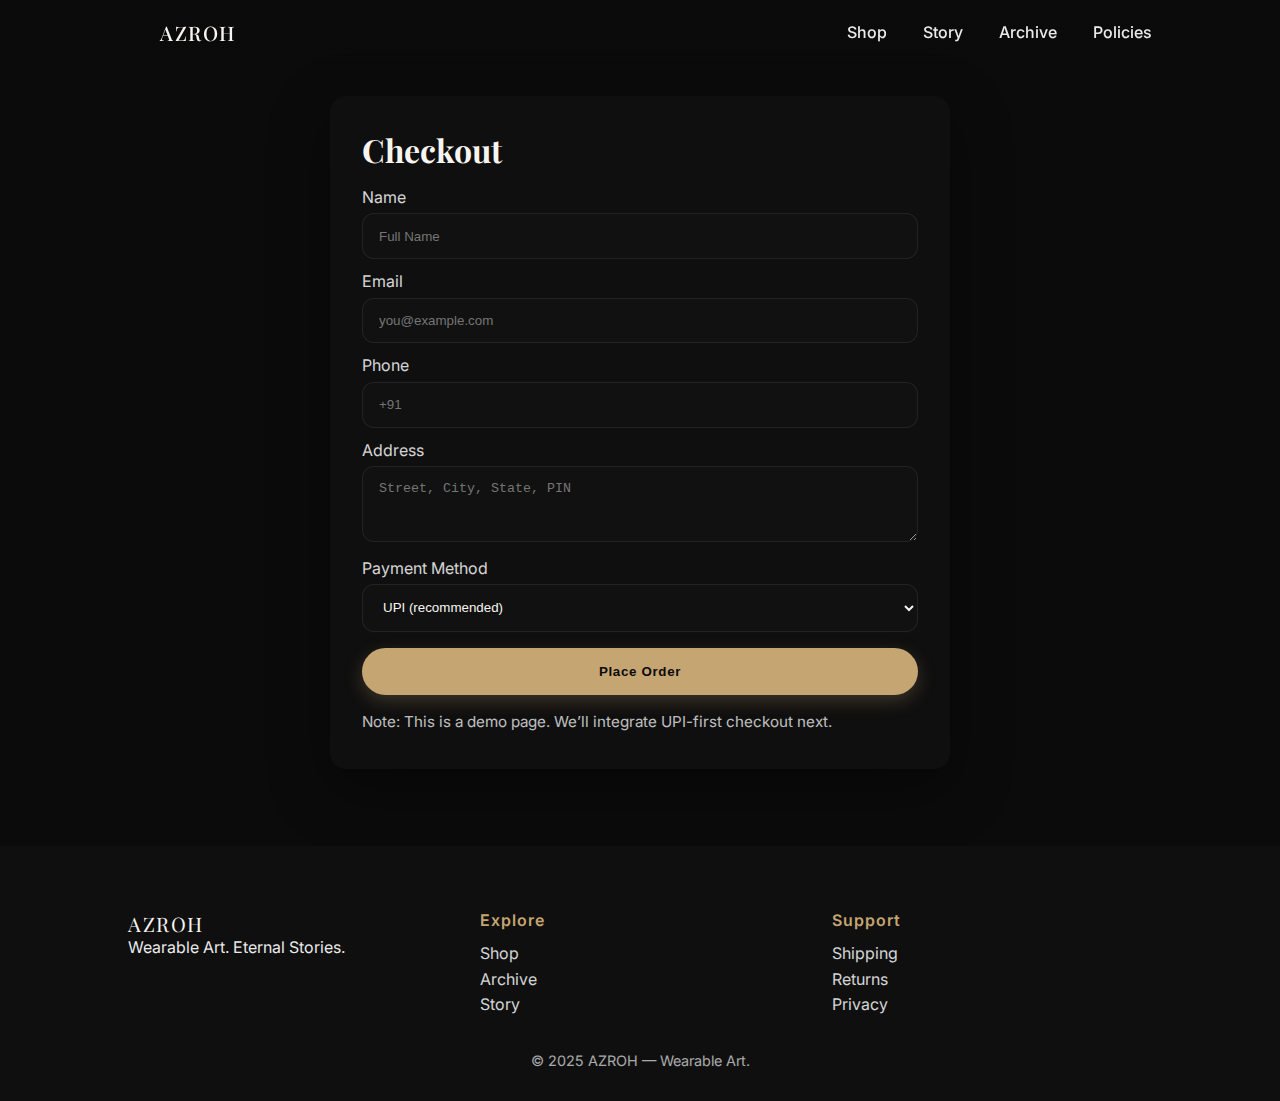
<file: checkout.html>
<!DOCTYPE html>
<html lang="en">
<head>
  <meta charset="UTF-8" />
  <meta name="viewport" content="width=device-width, initial-scale=1.0"/>
  <title>Checkout — AZROH</title>
  <meta name="description" content="Secure checkout for AZROH wearable art. UPI-first with simple returns." />
  <link rel="preconnect" href="https://fonts.googleapis.com">
  <link rel="preconnect" href="https://fonts.gstatic.com" crossorigin>
  <link href="https://fonts.googleapis.com/css2?family=Playfair+Display:wght@600&family=Inter:wght@300;500;700&display=swap" rel="stylesheet">
  <link rel="stylesheet" href="styles.css">
  <script defer src="script.js"></script>
</head>
<body>
  <header class="nav">
    <div class="nav-inner">
      <a class="brand" href="/">AZROH</a>
      <nav class="nav-links">
        <a href="index.html#collection">Shop</a>
        <a href="story.html">Story</a>
        <a href="archive.html">Archive</a>
        <a href="policies.html">Policies</a>
      </nav>
      <button class="nav-toggle" aria-label="Menu" aria-expanded="false">☰</button>
    </div>
  </header>

  <section class="checkout-page" style="padding-top:6rem;">
    <form class="checkout-form" onsubmit="event.preventDefault(); this.querySelector('button').textContent='Processing…'; setTimeout(()=>{ alert('Demo checkout — connect a payment gateway next.'); this.querySelector('button').textContent='Place Order'; }, 700);">
      <h1>Checkout</h1>
      <label for="name">Name</label>
      <input id="name" required placeholder="Full Name" autocomplete="name">
      <label for="email">Email</label>
      <input id="email" type="email" required placeholder="you@example.com" autocomplete="email">
      <label for="phone">Phone</label>
      <input id="phone" required placeholder="+91" autocomplete="tel">
      <label for="address">Address</label>
      <textarea id="address" rows="3" required placeholder="Street, City, State, PIN" autocomplete="street-address"></textarea>
      <label for="payment">Payment Method</label>
      <select id="payment" aria-label="Payment method">
        <option>UPI (recommended)</option>
        <option>Card</option>
        <!-- <option>COD (if enabled)</option> -->
      </select>
      <button type="submit">Place Order</button>
      <p style="margin-top:.85rem; opacity:.8; font-size:.95rem;">Note: This is a demo page. We’ll integrate UPI-first checkout next.</p>
    </form>
  </section>

  <footer class="footer" role="contentinfo">
    <div class="footer-grid">
      <div><div class="footer-brand">AZROH</div><p>Wearable Art. Eternal Stories.</p></div>
      <div><h4>Explore</h4><a href="index.html#collection">Shop</a><a href="archive.html">Archive</a><a href="story.html">Story</a></div>
      <div><h4>Support</h4><a href="policies.html#shipping">Shipping</a><a href="policies.html#returns">Returns</a><a href="policies.html#privacy">Privacy</a></div>
    </div>
    <div class="footer-note">© 2025 AZROH — Wearable Art.</div>
  </footer>
</body>
</html>
</file>
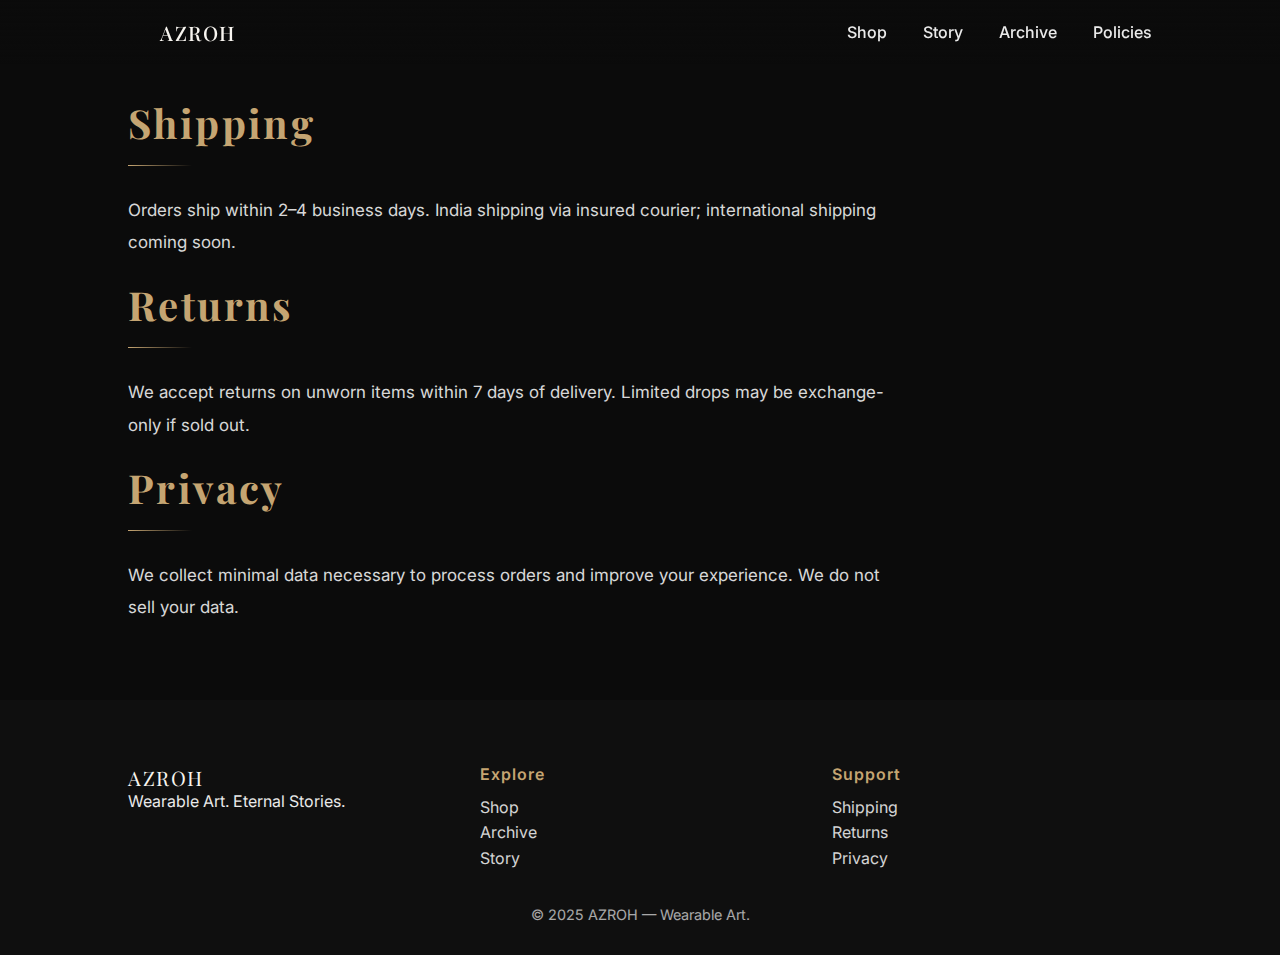
<file: policies.html>
<!DOCTYPE html>
<html lang="en">
<head>
  <meta charset="UTF-8" />
  <meta name="viewport" content="width=device-width, initial-scale=1.0"/>
  <title>Azroh — Policies</title>
  <meta name="description" content="Shipping, returns, and privacy policies for AZROH wearable art." />
  <link rel="preconnect" href="https://fonts.googleapis.com">
  <link rel="preconnect" href="https://fonts.gstatic.com" crossorigin>
  <link href="https://fonts.googleapis.com/css2?family=Playfair+Display:wght@600&family=Inter:wght@300;500;700&display=swap" rel="stylesheet">
  <link rel="stylesheet" href="styles.css">
  <script defer src="script.js"></script>
</head>
<body>
  <header class="nav">
    <div class="nav-inner">
      <a class="brand" href="/">AZROH</a>
      <nav class="nav-links">
        <a href="index.html#collection">Shop</a>
        <a href="story.html">Story</a>
        <a href="archive.html">Archive</a>
        <a href="policies.html" aria-current="page">Policies</a>
      </nav>
      <button class="nav-toggle" aria-label="Menu" aria-expanded="false">☰</button>
    </div>
  </header>

  <section class="product-page" style="padding-top:6rem;">
    <h2 id="shipping">Shipping</h2>
    <div class="section-subtle-rule"></div>
    <p>Orders ship within 2–4 business days. India shipping via insured courier; international shipping coming soon.</p>

    <br><h2 id="returns">Returns</h2>
    <div class="section-subtle-rule"></div>
    <p>We accept returns on unworn items within 7 days of delivery. Limited drops may be exchange-only if sold out.</p>

    <br><h2 id="privacy">Privacy</h2>
    <div class="section-subtle-rule"></div>
    <p>We collect minimal data necessary to process orders and improve your experience. We do not sell your data.</p>
  </section>

  <footer class="footer" role="contentinfo">
    <div class="footer-grid">
      <div><div class="footer-brand">AZROH</div><p>Wearable Art. Eternal Stories.</p></div>
      <div><h4>Explore</h4><a href="index.html#collection">Shop</a><a href="archive.html">Archive</a><a href="story.html">Story</a></div>
      <div><h4>Support</h4><a href="#shipping">Shipping</a><a href="#returns">Returns</a><a href="#privacy">Privacy</a></div>
    </div>
    <div class="footer-note">© 2025 AZROH — Wearable Art.</div>
  </footer>
</body>
</html>
</file>
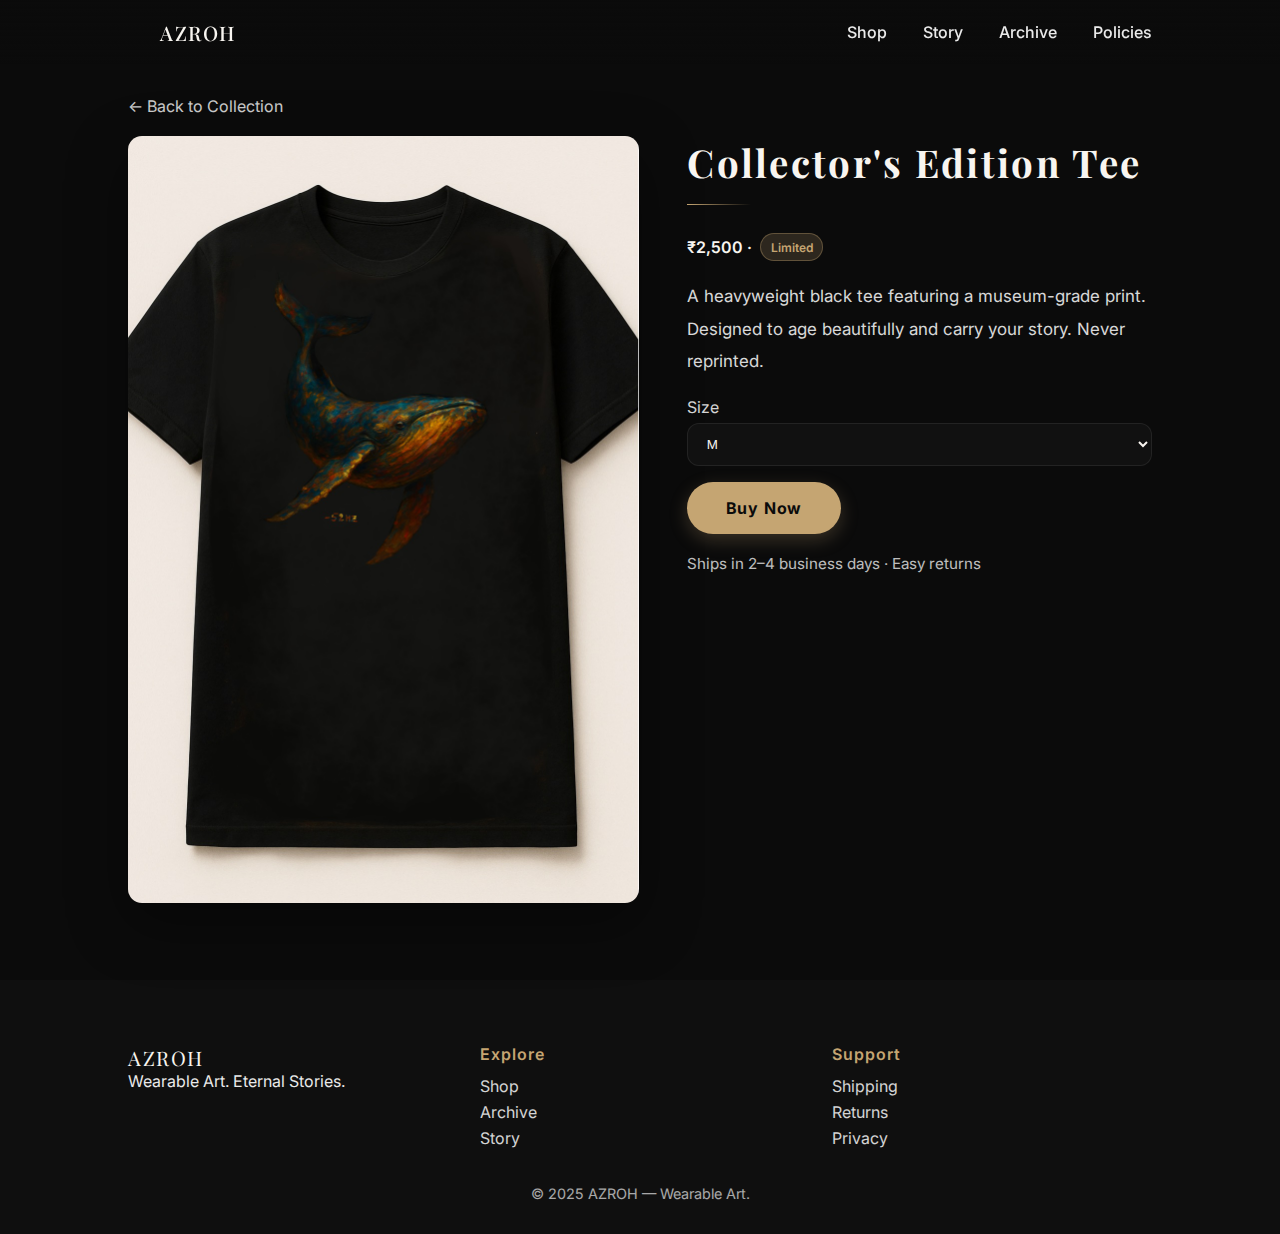
<file: product1.html>
<!DOCTYPE html>
<html lang="en">
<head>
  <meta charset="UTF-8" />
  <meta name="viewport" content="width=device-width, initial-scale=1.0"/>
  <title>Collector's Edition Tee — AZROH</title>
  <meta name="description" content="Collector's Edition Tee — A limited, museum-grade wearable art piece from AZROH.">

  <!-- Fonts -->
  <link rel="preconnect" href="https://fonts.googleapis.com">
  <link rel="preconnect" href="https://fonts.gstatic.com" crossorigin>
  <link href="https://fonts.googleapis.com/css2?family=Playfair+Display:wght@600&family=Inter:wght@300;500;700&display=swap" rel="stylesheet">

  <!-- Styles -->
  <link rel="stylesheet" href="styles.css">
</head>
<body>
  <!-- Top Nav -->
  <header class="nav">
    <div class="nav-inner">
      <a class="brand" href="index.html">AZROH</a>
      <nav class="nav-links">
        <a href="index.html#collection">Shop</a>
        <a href="story.html">Story</a>
        <a href="archive.html">Archive</a>
        <a href="policies.html">Policies</a>
      </nav>
      <button class="nav-toggle" aria-label="Menu">☰</button>
    </div>
  </header>

  <!-- Product -->
  <section class="product-page" style="padding-top:6rem;">
    <a class="back-link" href="index.html#collection">← Back to Collection</a>

    <div class="product-detail">
      <div class="product-images">
        <img src="images/mockup1.jpg" alt="Collector's Edition Tee">
      </div>

      <div class="product-info-detail">
        <h2>Collector's Edition Tee</h2>
        <div class="section-subtle-rule"></div>

        <div class="price">₹2,500 · <span class="badge">Limited</span></div>

        <p class="description">
          A heavyweight black tee featuring a museum-grade print. Designed to age beautifully and carry
          your story. Never reprinted.
        </p>

        <label for="size">Size</label>
        <select id="size">
          <option>XS</option>
          <option>S</option>
          <option selected>M</option>
          <option>L</option>
          <option>XL</option>
        </select>

        <a class="buy-now-btn" href="checkout.html">Buy Now</a>
        <p style="margin-top:1rem; opacity:.8; font-size:.95rem;">Ships in 2–4 business days · Easy returns</p>
      </div>
    </div>
  </section>

  <!-- Footer (same as index) -->
  <footer class="footer">
    <div class="footer-grid">
      <div>
        <div class="footer-brand">AZROH</div>
        <p>Wearable Art. Eternal Stories.</p>
      </div>
      <div>
        <h4>Explore</h4>
        <a href="index.html#collection">Shop</a>
        <a href="archive.html">Archive</a>
        <a href="story.html">Story</a>
      </div>
      <div>
        <h4>Support</h4>
        <a href="policies.html#shipping">Shipping</a>
        <a href="policies.html#returns">Returns</a>
        <a href="policies.html#privacy">Privacy</a>
      </div>
    </div>
    <div class="footer-note">© 2025 AZROH — Wearable Art.</div>
  </footer>

  <!-- Mobile menu (same behavior as index) -->
  <script>
    const toggle = document.querySelector('.nav-toggle');
    const links = document.querySelector('.nav-links');
    if (toggle && links) toggle.addEventListener('click', () => links.classList.toggle('show'));
  </script>
</body>
</html>
</file>
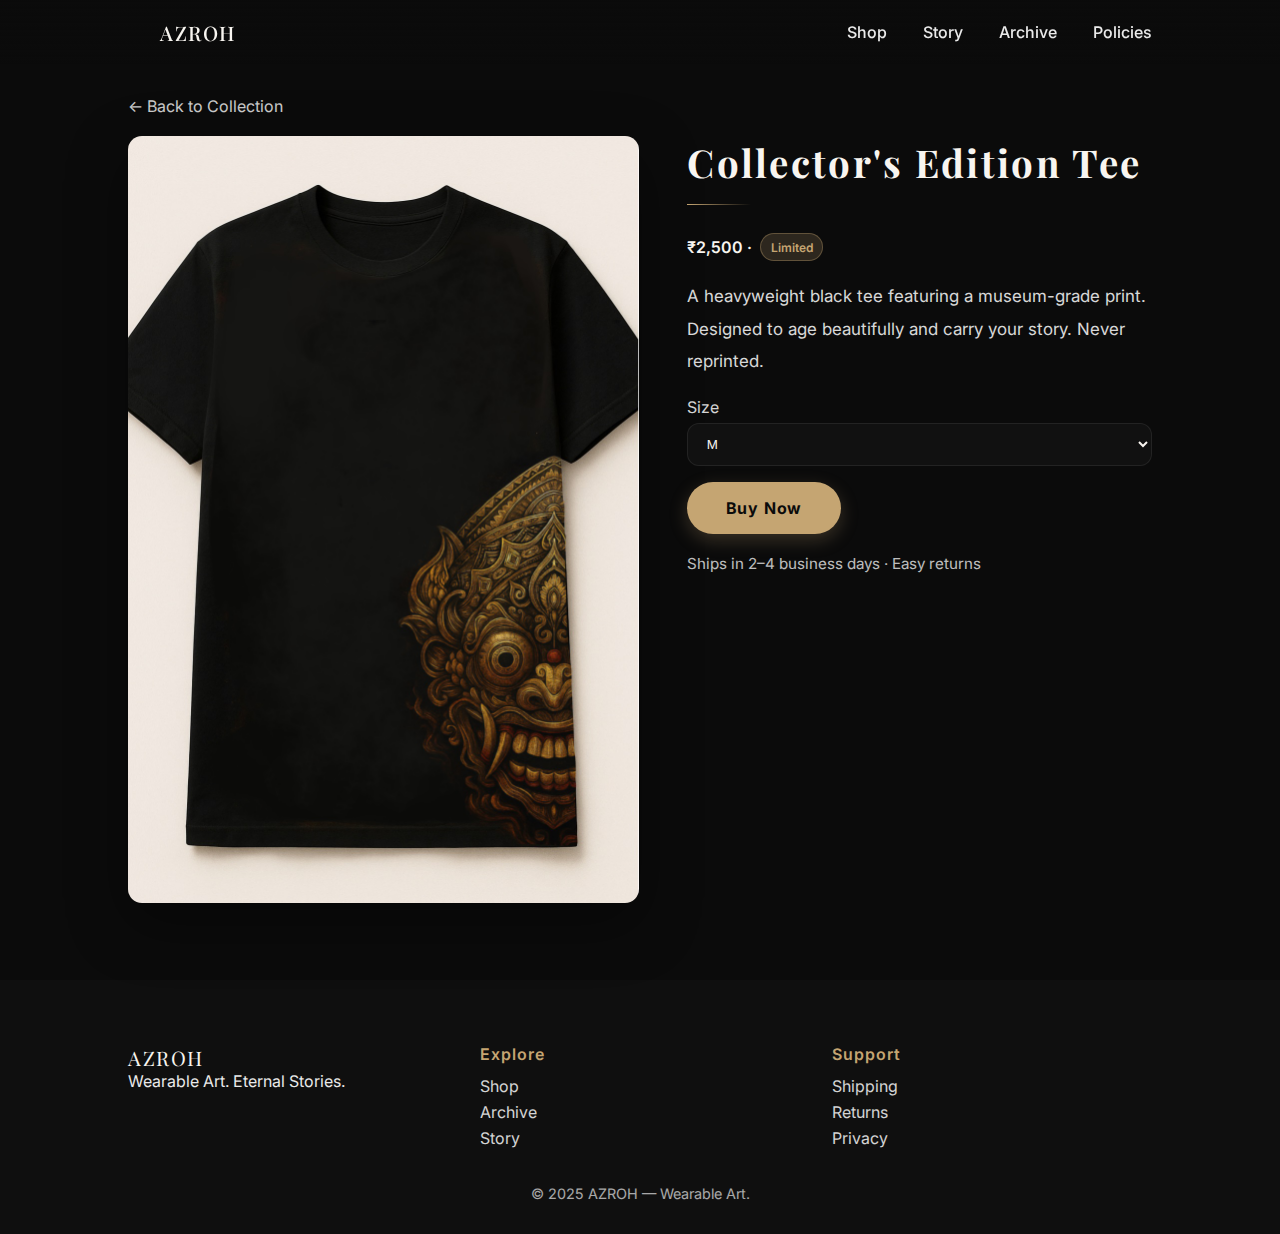
<file: product2.html>
<!DOCTYPE html>
<html lang="en">
<head>
  <meta charset="UTF-8" />
  <meta name="viewport" content="width=device-width, initial-scale=1.0"/>
  <title>Collector's Edition Tee — AZROH</title>
  <meta name="description" content="Collector's Edition Tee — A limited, museum-grade wearable art piece from AZROH.">
  <meta property="og:title" content="Collector's Edition Tee — AZROH">
  <meta property="og:description" content="Limited, museum-grade T-shirt with premium print.">
  <meta property="og:image" content="images/mockup1.jpg">
  <meta property="og:type" content="product">
  <meta property="og:url" content="https://your-domain.com/product1.html">

  <!-- Fonts -->
  <link rel="preconnect" href="https://fonts.googleapis.com">
  <link rel="preconnect" href="https://fonts.gstatic.com" crossorigin>
  <link href="https://fonts.googleapis.com/css2?family=Playfair+Display:wght@600&family=Inter:wght@300;500;700&display=swap" rel="stylesheet">

  <!-- Styles -->
  <link rel="stylesheet" href="styles.css">
</head>
<body>
  <!-- Top Nav -->
  <header class="nav">
    <div class="nav-inner">
      <a class="brand" href="index.html">AZROH</a>
      <nav class="nav-links">
        <a href="index.html#collection">Shop</a>
        <a href="story.html">Story</a>
        <a href="archive.html">Archive</a>
        <a href="policies.html">Policies</a>
      </nav>
      <button class="nav-toggle" aria-label="Menu" aria-expanded="false">☰</button>
    </div>
  </header>

  <!-- Product -->
  <section class="product-page" style="padding-top:6rem;">
    <a class="back-link" href="index.html#collection">← Back to Collection</a>

    <div class="product-detail">
      <div class="product-images">
        <img src="images/mockup2.jpg" alt="Collector's Edition Tee — premium black tee, museum-grade print" loading="eager">
      </div>

      <div class="product-info-detail">
        <h2>Collector's Edition Tee</h2>
        <div class="section-subtle-rule"></div>

        <div class="price">₹2,500 · <span class="badge" aria-label="Limited product">Limited</span></div>

        <p class="description">
          A heavyweight black tee featuring a museum-grade print. Designed to age beautifully and carry
          your story. Never reprinted.
        </p>

        <label for="size">Size</label>
        <select id="size" name="size" aria-label="Choose size">
          <option>XS</option>
          <option>S</option>
          <option selected>M</option>
          <option>L</option>
          <option>XL</option>
        </select>

        <a class="buy-now-btn" href="checkout.html">Buy Now</a>
        <p style="margin-top:1rem; opacity:.8; font-size:.95rem;">Ships in 2–4 business days · Easy returns</p>
      </div>
    </div>
  </section>

  <!-- Footer (same as index) -->
  <footer class="footer" role="contentinfo">
    <div class="footer-grid">
      <div>
        <div class="footer-brand">AZROH</div>
        <p>Wearable Art. Eternal Stories.</p>
      </div>
      <div>
        <h4>Explore</h4>
        <a href="index.html#collection">Shop</a>
        <a href="archive.html">Archive</a>
        <a href="story.html">Story</a>
      </div>
      <div>
        <h4>Support</h4>
        <a href="policies.html#shipping">Shipping</a>
        <a href="policies.html#returns">Returns</a>
        <a href="policies.html#privacy">Privacy</a>
      </div>
    </div>
    <div class="footer-note">© 2025 AZROH — Wearable Art.</div>
  </footer>

  <!-- Mobile menu with a11y -->
  <script>
    const toggle = document.querySelector('.nav-toggle');
    const links = document.querySelector('.nav-links');
    if (toggle && links) {
      toggle.addEventListener('click', () => {
        const open = links.classList.toggle('show');
        toggle.setAttribute('aria-expanded', open ? 'true' : 'false');
      });
    }
  </script>
</body>
</html>
</file>
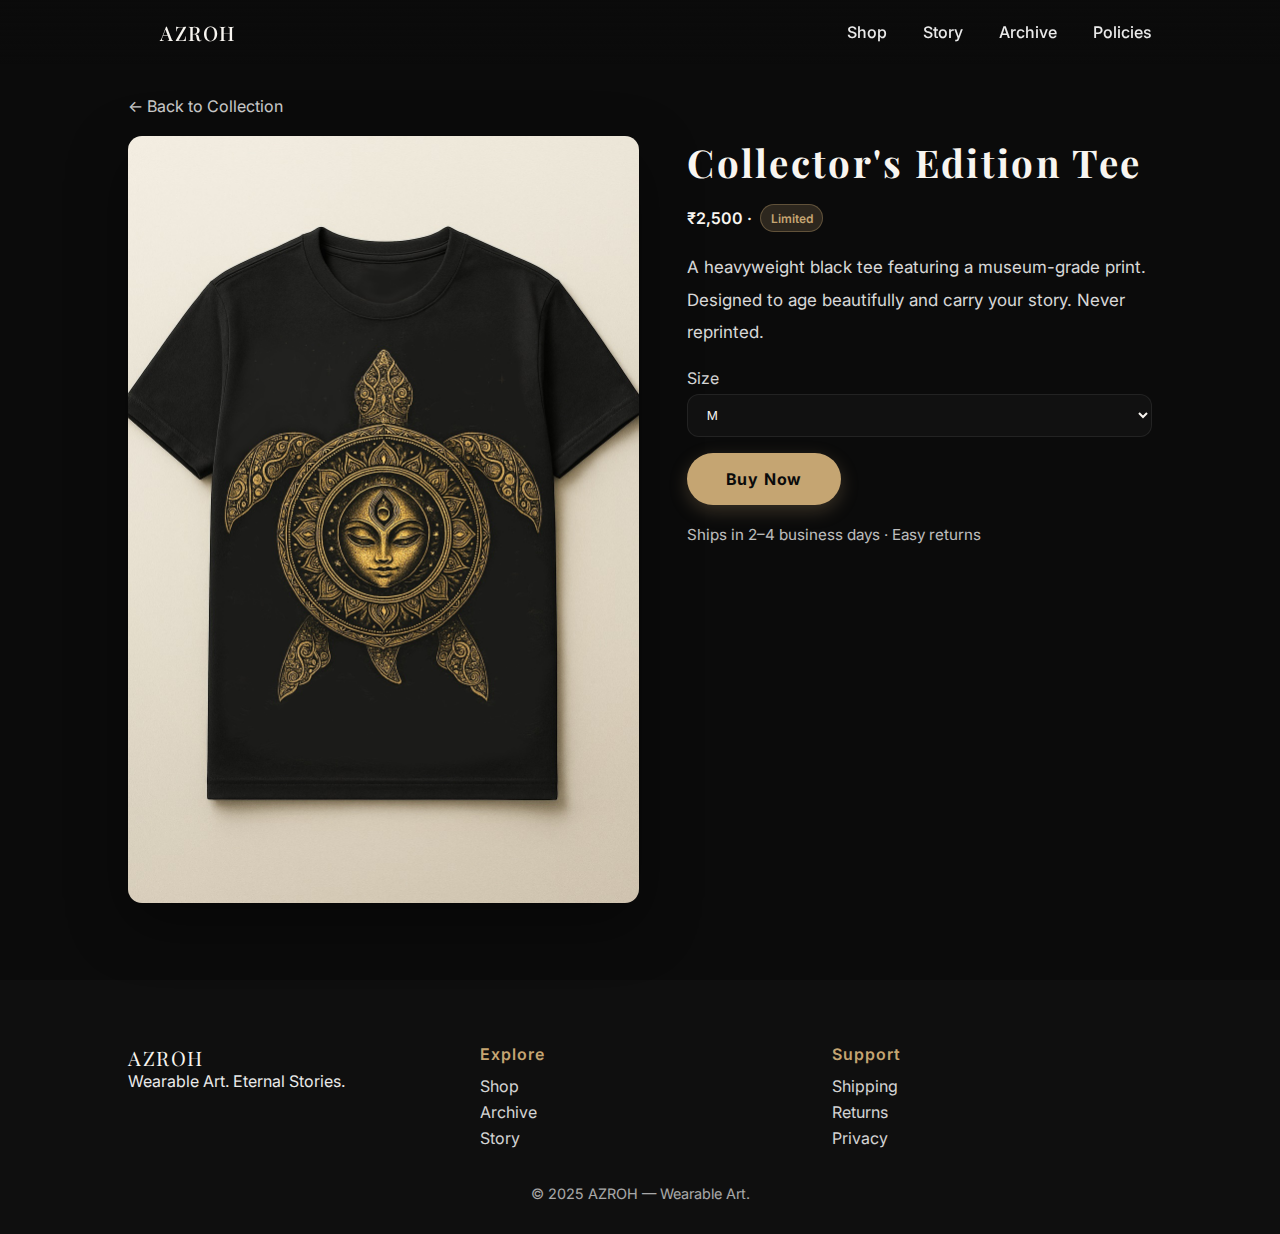
<file: product3.html>
<!DOCTYPE html>
<html lang="en">
<head>
  <meta charset="UTF-8" />
  <meta name="viewport" content="width=device-width, initial-scale=1.0"/>
  <title>Collector's Edition Tee — AZROH</title>
  <meta name="description" content="Collector's Edition Tee — A limited, museum-grade wearable art piece from AZROH.">

  <!-- Fonts -->
  <link rel="preconnect" href="https://fonts.googleapis.com">
  <link rel="preconnect" href="https://fonts.gstatic.com" crossorigin>
  <link href="https://fonts.googleapis.com/css2?family=Playfair+Display:wght@600&family=Inter:wght@300;500;700&display=swap" rel="stylesheet">

  <!-- Styles -->
  <link rel="stylesheet" href="styles.css">
</head>
<body>
  <!-- Top Navigation -->
  <header class="nav">
    <div class="nav-inner">
      <a class="brand" href="index.html">AZROH</a>
      <nav class="nav-links">
        <a href="index.html#collection">Shop</a>
        <a href="story.html">Story</a>
        <a href="archive.html">Archive</a>
        <a href="policies.html">Policies</a>
      </nav>
      <button class="nav-toggle" aria-label="Menu">☰</button>
    </div>
  </header>

  <!-- Product Section -->
  <section class="product-page" style="padding-top:6rem;">
    <a class="back-link" href="index.html#collection">← Back to Collection</a>
    <div class="product-detail">
      <!-- Product Image -->
      <div class="product-images">
        <img src="images/mockup3.jpg" alt="Collector's Edition Tee">
      </div>

      <!-- Product Info -->
      <div class="product-info-detail">
        <h2>Collector's Edition Tee</h2>
        <div class="price">₹2,500 · <span class="badge">Limited</span></div>
        <p class="description">
          A heavyweight black tee featuring a museum-grade print. Designed to age beautifully and carry your story. Never reprinted.
        </p>

        <label for="size">Size</label>
        <select id="size">
          <option>XS</option>
          <option>S</option>
          <option selected>M</option>
          <option>L</option>
          <option>XL</option>
        </select>

        <a class="buy-now-btn" href="checkout.html">Buy Now</a>
        <p style="margin-top:1rem; opacity:.8; font-size:.95rem;">Ships in 2–4 business days · Easy returns</p>
      </div>
    </div>
  </section>

  <!-- Footer -->
  <footer class="footer">
    <div class="footer-grid">
      <div>
        <div class="footer-brand">AZROH</div>
        <p>Wearable Art. Eternal Stories.</p>
      </div>
      <div>
        <h4>Explore</h4>
        <a href="index.html#collection">Shop</a>
        <a href="archive.html">Archive</a>
        <a href="story.html">Story</a>
      </div>
      <div>
        <h4>Support</h4>
        <a href="policies.html#shipping">Shipping</a>
        <a href="policies.html#returns">Returns</a>
        <a href="policies.html#privacy">Privacy</a>
      </div>
    </div>
    <div class="footer-note">© 2025 AZROH — Wearable Art.</div>
  </footer>

  <!-- Mobile Menu Script -->
  <script>
    const toggle = document.querySelector('.nav-toggle');
    const links = document.querySelector('.nav-links');
    if (toggle && links) toggle.addEventListener('click', () => links.classList.toggle('show'));
  </script>
</body>
</html>
</file>
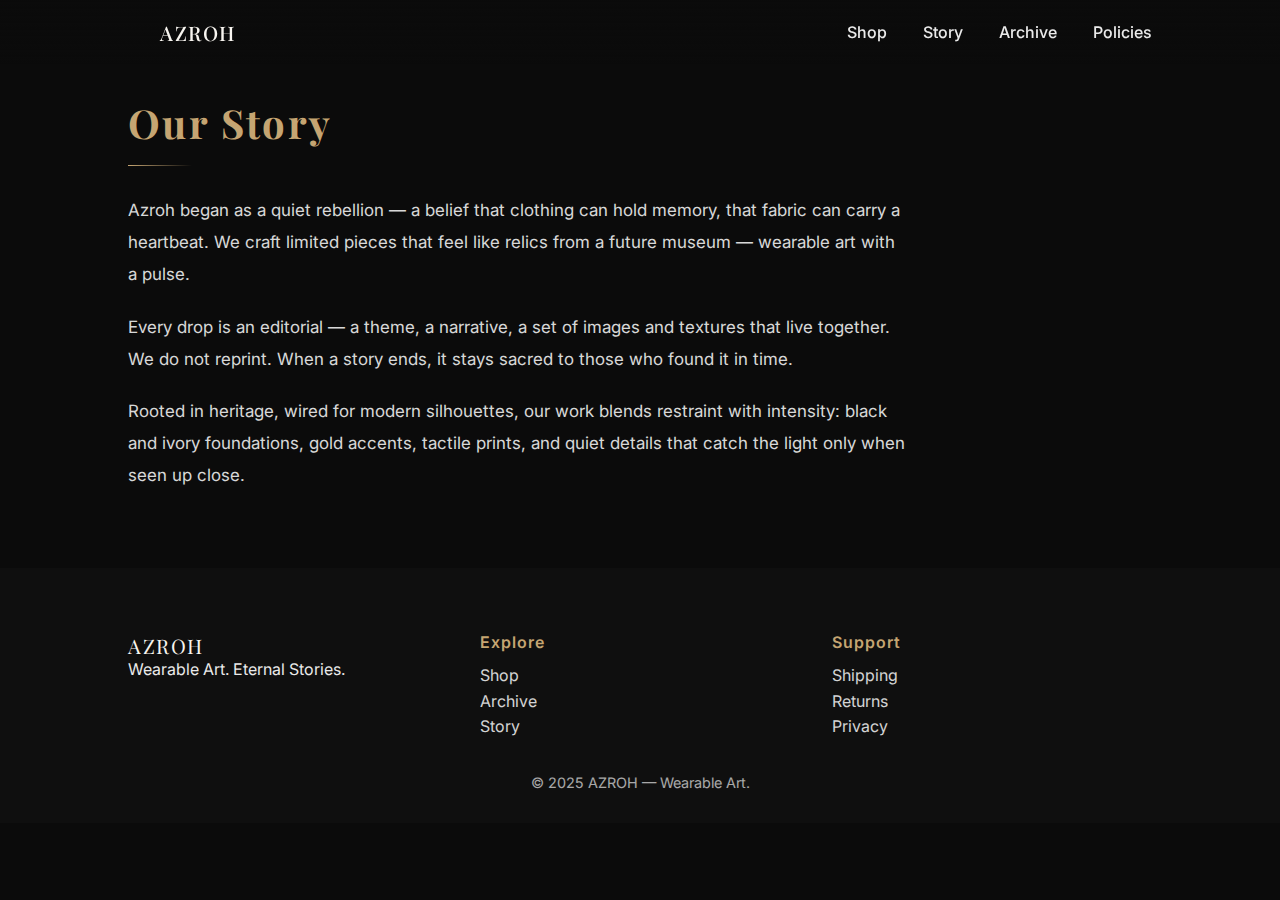
<file: story.html>
<!DOCTYPE html>
<html lang="en">
<head>
  <meta charset="UTF-8" />
  <meta name="viewport" content="width=device-width, initial-scale=1.0"/>
  <title>Azroh — Story</title>
  <link rel="preconnect" href="https://fonts.googleapis.com">
  <link rel="preconnect" href="https://fonts.gstatic.com" crossorigin>
  <link href="https://fonts.googleapis.com/css2?family=Playfair+Display:wght@600&family=Inter:wght@300;500;700&display=swap" rel="stylesheet">
  <link rel="stylesheet" href="styles.css">
  <script defer src="script.js"></script>
</head>
<body>
  <header class="nav">
    <div class="nav-inner">
      <a class="brand" href="/">AZROH</a>
      <nav class="nav-links">
        <a href="index.html#collection">Shop</a>
        <a href="story.html" aria-current="page">Story</a>
        <a href="archive.html">Archive</a>
        <a href="policies.html">Policies</a>
      </nav>
      <button class="nav-toggle" aria-label="Menu">☰</button>
    </div>
  </header>

  <section class="product-page" style="padding-top:6rem;">
    <h2>Our Story</h2>
    <div class="section-subtle-rule"></div>
    <p>Azroh began as a quiet rebellion — a belief that clothing can hold memory, that fabric can carry a heartbeat. We craft limited pieces that feel like relics from a future museum — wearable art with a pulse.</p>
    <br>
    <p>Every drop is an editorial — a theme, a narrative, a set of images and textures that live together. We do not reprint. When a story ends, it stays sacred to those who found it in time.</p>
    <br>
    <p>Rooted in heritage, wired for modern silhouettes, our work blends restraint with intensity: black and ivory foundations, gold accents, tactile prints, and quiet details that catch the light only when seen up close.</p>
  </section>

  <footer class="footer">
    <div class="footer-grid">
      <div><div class="footer-brand">AZROH</div><p>Wearable Art. Eternal Stories.</p></div>
      <div><h4>Explore</h4><a href="index.html#collection">Shop</a><a href="archive.html">Archive</a><a href="story.html">Story</a></div>
      <div><h4>Support</h4><a href="policies.html#shipping">Shipping</a><a href="policies.html#returns">Returns</a><a href="policies.html#privacy">Privacy</a></div>
    </div>
    <div class="footer-note">© 2025 AZROH — Wearable Art.</div>
  </footer>
</body>
</html>
</file>
<file: styles.css>
:root {
  --black: #0B0B0B;
  --ivory: #F8F5F0;
  --gold: #C5A572;
  --softwhite: #EAEAEA;
}

* { margin: 0; padding: 0; box-sizing: border-box; }
html { scroll-behavior: smooth; }
body {
  background-color: var(--black);
  color: var(--softwhite);
  font-family: 'Inter', sans-serif;
  overflow-x: hidden;
}

/* ============ Nav ============ */
.nav {
  position: fixed; inset: 0 0 auto 0; height: 64px; z-index: 50;
  background: linear-gradient(to bottom, rgba(11,11,11,0.85), rgba(11,11,11,0));
}
.nav-inner {
  height: 100%; display: flex; align-items: center; justify-content: space-between;
  padding: 0 10%;
}
.nav .brand {
  font-family: 'Playfair Display', serif; color: var(--ivory); text-decoration: none;
  letter-spacing: 1.5px; font-size: 1.25rem;
}
.nav a { color: var(--softwhite); text-decoration: none; margin-left: 2rem; font-weight: 500; }
.nav a:hover { color: var(--gold); }
.nav-toggle{ display:none; background:none; border:none; color:var(--ivory); font-size:1.5rem; }

@media (max-width: 768px){
  .nav-inner{ padding:0 6%; }
  .nav-links{
    position:fixed; top:64px; right:0; background:#0f0f0f;
    padding:1rem 1.25rem; display:none; flex-direction:column; gap:.5rem;
    border-left:1px solid rgba(255,255,255,.06);
    box-shadow: -8px 0 24px rgba(0,0,0,.35);
  }
  .nav-links.show{ display:flex; }
  .nav a{ margin-left:0; }
  .nav-toggle{ display:block; }
}

/* ============ Hero ============ */
.hero { position: relative; height: 100vh; overflow: hidden; }

.hero-media, .hero-media video, .hero-fallback {
  position: absolute; inset: 0; width: 100%; height: 100%; object-fit: cover;
}
/* Fallback image hidden by default, shown only on mobile */
.hero-fallback { display: none; }

.hero-overlay{
  position:absolute; inset:0;
  background: radial-gradient(60% 60% at 50% 60%, rgba(0,0,0,0.05), rgba(0,0,0,0.65) 70%),
              linear-gradient(to top, rgba(0,0,0,0.55), rgba(0,0,0,0) 40%);
  z-index:1;
}

.hero-text {
  position: relative; z-index: 2; text-align:center; color: var(--ivory);
  top: 50%; transform: translateY(-50%); animation: fadeIn 1.2s ease both; padding: 0 6%;
}
.hero-text h1{
  font-family:'Playfair Display',serif; font-size: clamp(2.75rem, 6vw, 5.25rem);
  letter-spacing: 0.12em; margin-bottom: .5rem;
}
.hero-text p{ font-size: clamp(1rem, 2.2vw, 1.25rem); margin-bottom: 2rem; opacity: .9; }
.hero-text a{
  background-color: var(--gold); color: var(--black);
  padding: 0.9rem 2.2rem; text-decoration: none; font-weight: bold;
  transition: background-color 0.25s ease, transform .15s ease, box-shadow .25s ease;
  border-radius: 999px; letter-spacing:.06em;
  box-shadow: 0 8px 24px rgba(197,165,114,0.18);
}
.hero-text a:hover { background-color: var(--ivory); transform: translateY(-1px) scale(1.01); box-shadow: 0 12px 28px rgba(197,165,114,0.3); }

@keyframes fadeIn { from {opacity: 0; transform: translateY(20px);} to {opacity: 1; transform: translateY(0);} }

/* ============ Sections ============ */
section { padding: clamp(4rem, 6vw, 7rem) 10%; }

section h2{
  font-family:'Playfair Display',serif; font-size: clamp(1.8rem, 3.5vw, 2.5rem);
  color: var(--gold); letter-spacing: 0.06em; margin-bottom: 1rem;
}
.section-subtle-rule{
  width: 64px; height: 1px; background: linear-gradient(90deg, var(--gold), transparent);
  margin: 0.75rem 0 1.75rem 0;
}
section p { font-size: 1.06rem; line-height: 1.9; max-width: 780px; opacity: .92; }

/* ============ Product Grid ============ */
.product-grid {
  display: grid; grid-template-columns: repeat(auto-fit, minmax(300px, 1fr));
  gap: 2rem; margin-top: 3rem;
}
.product { position: relative; overflow: hidden; border-radius: 14px; background:#0f0f0f; }
.product img { width: 100%; aspect-ratio: 4/5; object-fit: cover; transition: transform 0.6s ease; }
.product:hover img { transform: scale(1.04); }
.product::after{
  pointer-events: none; /* ADD THIS */
}
.product:hover::after{ opacity: 1; }

.product-info{
  position: absolute; bottom: 0; width: 100%; padding: 1rem;
  display:flex; align-items:center; justify-content:space-between;
  background: linear-gradient(0deg, rgba(0,0,0,0.55), rgba(0,0,0,0));
  color: var(--ivory);
}
.product-info p{ font-weight:600; letter-spacing:.02em; }
.badge{
  font-size: .75rem; padding:.35rem .6rem; border-radius:999px;
  background: rgba(197,165,114,.18); color: var(--gold);
  border:1px solid rgba(197,165,114,.35);
}

/* ============ Product Page (detail) ============ */
.product-page { padding-left: 10%; padding-right: 10%; }
.back-link { display:inline-block; margin-bottom: 1.25rem; color: var(--softwhite); text-decoration:none; opacity:.85; }
.back-link:hover { color: var(--gold); opacity:1; }

.product-detail {
  display: grid; grid-template-columns: 1.1fr 1fr; gap: 3rem; align-items: start;
}
.product-images img {
  width: 100%; border-radius: 14px; display:block; background:#0f0f0f;
  box-shadow: 0 20px 60px rgba(0,0,0,.4);
}
.product-info-detail h2 { font-family:'Playfair Display',serif; color: var(--ivory); font-size: clamp(1.8rem, 3.2vw, 2.4rem); }
.price { margin: .65rem 0 1.2rem; font-weight: 600; color: var(--ivory); display:flex; align-items:center; gap:.5rem; }
.description { opacity:.92; line-height:1.9; margin-bottom: 1.25rem; }

.product-info-detail label { display:block; margin:.75rem 0 .35rem; opacity:.9; }
.product-info-detail select {
  width: 100%; padding:.75rem .9rem; background:#111; color:var(--ivory); border:1px solid rgba(255,255,255,.08); border-radius:12px;
}

/* CTA with premium micro-interactions */
.buy-now-btn {
  display:inline-block; margin-top: 1rem;
  background-color: var(--gold); color: var(--black);
  padding: 1rem 2.4rem; border-radius: 999px; font-weight: 700; letter-spacing: .05em; text-decoration:none;
  box-shadow: 0 6px 18px rgba(197,165,114,0.25);
  transition: transform .2s ease, box-shadow .25s ease, background-color .25s ease;
}
.buy-now-btn:hover { transform: translateY(-2px) scale(1.02); background: var(--ivory); box-shadow: 0 12px 28px rgba(197,165,114,0.35); }

@media (max-width: 992px) {
  .product-detail { grid-template-columns: 1fr; gap: 2rem; }
}

/* ============ Footer ============ */
.footer{ background:#0f0f0f; padding: 4rem 10% 2rem; }
.footer-grid{
  display:grid; grid-template-columns: repeat(auto-fit,minmax(180px,1fr));
  gap:2rem; margin-bottom:2rem;
}
.footer-brand{ font-family:'Playfair Display',serif; font-size:1.25rem; color: var(--ivory); letter-spacing:.08em; }
.footer h4{ color: var(--gold); margin-bottom:.8rem; font-weight:600; letter-spacing:.06em; }
.footer a{ display:block; color: var(--softwhite); text-decoration:none; margin:.35rem 0; opacity:.9; }
.footer a:hover{ color: var(--gold); }
.footer-note{ text-align:center; font-size:.9rem; opacity:.7; }

/* ============ Forms (Checkout) ============ */
.checkout-page { padding: clamp(4rem, 6vw, 7rem) 10%; }
.checkout-form {
  max-width: 620px; margin: 0 auto; background:#0f0f0f; padding: 2rem; border-radius: 16px;
  box-shadow: 0 20px 60px rgba(0,0,0,.4);
}
.checkout-form h1 { font-family:'Playfair Display',serif; color: var(--ivory); margin-bottom: 1rem; }
.checkout-form label { display:block; margin:.75rem 0 .4rem; opacity:.9; }
.checkout-form input, .checkout-form textarea, .checkout-form select {
  width: 100%; padding:.9rem 1rem; background:#111; color:var(--ivory);
  border:1px solid rgba(255,255,255,.08); border-radius:12px;
}
.checkout-form button {
  margin-top: 1rem; width: 100%;
  background: var(--gold); color: var(--black); padding: 1rem 1.2rem; border:0; border-radius: 999px; font-weight:700; letter-spacing:.05em;
  box-shadow: 0 6px 18px rgba(197,165,114,0.25); cursor:pointer; transition: transform .2s ease, box-shadow .25s ease, background-color .25s ease;
}
.checkout-form button:hover { transform: translateY(-1px); background: var(--ivory); box-shadow: 0 12px 28px rgba(197,165,114,0.35); }

/* ============ Mobile tweaks ============ */
@media (max-width: 768px) {
  /* Show the fallback hero image on mobile, hide video */
  .hero-media video { display: none; }
  .hero-fallback { display: block; }

  /* Slightly lighter overlay so the image isn't too dark on phones */
  .hero-overlay { background: linear-gradient(to top, rgba(0,0,0,0.45), rgba(0,0,0,0) 40%); }

  /* Product page breathing space */
  .product-page { padding-left: 6%; padding-right: 6%; }
}
</file>
